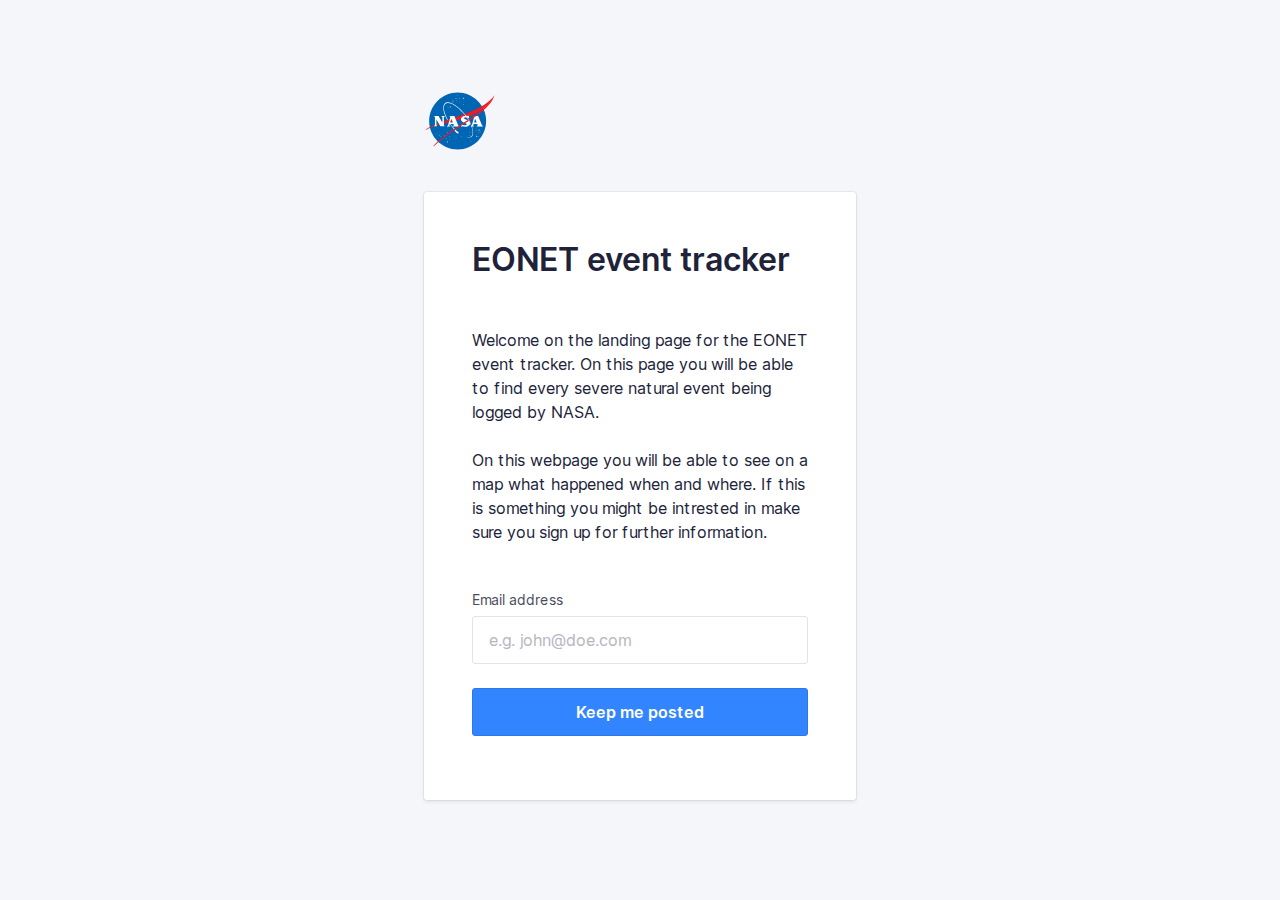
<file: index.html>
<!doctype html>
<html lang="en">
    <head>
        <meta charset="utf-8">
        <meta http-equiv="x-ua-compatible" content="ie=edge">
        <title>Eonet - Event tracker</title>
        <meta name="description" content="This is my HTML5 boilerplate.">
        <meta name="viewport" content="width=device-width, initial-scale=1.0">
        <meta name="msapplication-TileColor" content="#3385FF">
        <meta name="theme-color" content="#3385FF">

        <link rel="apple-touch-icon" sizes="180x180" href="/apple-touch-icon.png">
        <link rel="icon" type="image/png" sizes="32x32" href="/favicon-32x32.png">
        <link rel="icon" type="image/png" sizes="16x16" href="/favicon-16x16.png">
        <link rel="manifest" href="/site.webmanifest">
        <link rel="mask-icon" href="/safari-pinned-tab.svg" color="#5bbad5">
        <meta name="msapplication-TileColor" content="#da532c">
        <meta name="theme-color" content="#ffffff">

        <link rel="stylesheet" href="css/normalize.css">
        <link rel="stylesheet" href="css/screen.css">

        <script src="./script/app.js"></script>
        <script defer src="./script/validation.js"></script>
    </head>
    <body>
        <section class="o-row o-row--lg o-row--login o-row--beta">
            <div class="o-container u-max-width-xs">
                <h1 class = "c-logo">
                    <svg class="c-logo__symbol" x="0px" y="0px" viewBox="0 0 652 652" style="enable-background:new 0 0 652 652;" xml:space="preserve" height= "2em" >
                        <style type="text/css">
                            .st0{fill:#0066B3;}
                            .st1{fill:#FFFFFF;}
                            .st2{fill:#ED1C24;}
                        </style>
                        <g>
                            <g>
                                <path class="st0" d="M562.4,326.6c0,142.4-116.9,257.8-257.8,257.8c-142.4,0-257.8-115.4-257.8-257.8
                                    c0-140.9,115.4-257.9,257.8-257.9C445.5,68.8,562.4,185.7,562.4,326.6z"/>
                                <path class="st1" d="M307.5,92.8c0,1.5-1.5,1.5-1.5,1.5c-1.5,0-3,0-3-1.5c0-1.5,1.5-1.5,3-1.5C306.1,91.3,307.5,91.3,307.5,92.8z"
                                    />
                                <path class="st1" d="M322.5,124.3c0,1.5-1.5,3-3,3c-1.5,0-3-1.5-3-3s1.5-3,3-3C321,121.3,322.5,122.8,322.5,124.3z"/>
                                <path class="st1" d="M360,176.7c0,1.5-1.5,3-3,3c-1.5,0-3-1.5-3-3c0-1.5,1.5-3,3-3C358.5,173.7,360,175.2,360,176.7z"/>
                                <path class="st1" d="M298.6,142.3c0,1.5,0,3-1.5,3c-1.5,0-1.5-1.5-1.5-3s0-1.5,1.5-1.5C298.6,140.8,298.6,140.8,298.6,142.3z"/>
                                <path class="st1" d="M321,154.2c0,1.5,0,3-1.5,3c-1.5,0-1.5-1.5-1.5-3c0-1.5,0-1.5,1.5-1.5C321,152.7,321,152.7,321,154.2z"/>
                                <path class="st1" d="M292.6,121.3c0,1.5-1.5,3-3,3s-3-1.5-3-3c0-1.5,1.5-3,3-3S292.6,119.8,292.6,121.3z"/>
                                <path class="st1" d="M258.1,142.3l-1.5,1.5c-1.5,0-3-1.5-3-1.5c0-1.5,1.5-3,3-3C256.6,139.3,258.1,140.8,258.1,142.3z"/>
                                <path class="st1" d="M264.1,146.7l-1.5,1.5c-1.5,0-3-1.5-3-1.5c0-1.5,1.5-3,3-3C262.6,143.8,264.1,145.2,264.1,146.7z"/>
                                <path class="st1" d="M270.1,149.7c0,1.5,0,3-1.5,3s-3-1.5-3-3c0,0,1.5-1.5,3-1.5S270.1,149.7,270.1,149.7z"/>
                                <path class="st1" d="M261.1,158.7c0,0-1.5,1.5-3,1.5l-1.5-1.5c0-1.5,1.5-3,1.5-3C259.6,155.7,261.1,157.2,261.1,158.7z"/>
                                <path class="st1" d="M211.6,193.2c0,0,0,1.5-1.5,1.5c-1.5,0-1.5-1.5-1.5-1.5c0-1.5,0-3,1.5-3C211.6,190.2,211.6,191.7,211.6,193.2
                                    z"/>
                                <path class="st1" d="M220.6,203.7c0,1.5,0,1.5-1.5,1.5c-1.5,0-1.5,0-1.5-1.5c0-1.5,0-3,1.5-3C220.6,200.7,220.6,202.2,220.6,203.7
                                    z"/>
                                <path class="st1" d="M214.6,380.6c0,1.5-1.5,3-3,3c-1.5,0-1.5-1.5-1.5-3s0-1.5,1.5-1.5C213.1,379.1,214.6,379.1,214.6,380.6z"/>
                                <path class="st1" d="M216.1,430.1c0,1.5-1.5,3-3,3c-1.5,0-3-1.5-3-3s1.5-3,3-3C214.6,427.1,216.1,428.6,216.1,430.1z"/>
                                <path class="st1" d="M187.6,455.6l-1.5,1.5c-1.5,0-3-1.5-3-1.5c0-1.5,1.5-3,3-3C186.1,452.6,187.6,454.1,187.6,455.6z"/>
                                <path class="st1" d="M154.6,464.6c0,1.5-1.5,3-3,3s-3-1.5-3-3c0-1.5,1.5-1.5,3-1.5S154.6,463.1,154.6,464.6z"/>
                                <path class="st1" d="M147.1,442.1c0,1.5-1.5,3-1.5,3c-1.5,0-3-1.5-3-3c0-1.5,1.5-1.5,3-1.5C145.6,440.6,147.1,440.6,147.1,442.1z"
                                    />
                                <path class="st1" d="M144.2,457.1c0,1.5-1.5,1.5-3,1.5s-1.5,0-1.5-1.5s0-3,1.5-3S144.2,455.6,144.2,457.1z"/>
                                <path class="st1" d="M118.7,445.1c0,1.5-1.5,1.5-1.5,1.5c-1.5,0-3,0-3-1.5c0-1.5,1.5-3,3-3C117.2,442.1,118.7,443.6,118.7,445.1z"
                                    />
                                <path class="st1" d="M205.6,485.5c0,1.5-1.5,1.5-1.5,1.5c-1.5,0-3,0-3-1.5c0-1.5,1.5-3,3-3C204.1,482.5,205.6,484,205.6,485.5z"/>
                                <path class="st1" d="M231.1,466.1c0,1.5,0,3-1.5,3c-1.5,0-3-1.5-3-3c0-1.5,1.5-3,3-3C231.1,463.1,231.1,464.6,231.1,466.1z"/>
                                <path class="st1" d="M234.1,490c0,1.5,0,3-1.5,3c-1.5,0-1.5-1.5-1.5-3c0,0,0-1.5,1.5-1.5C234.1,488.5,234.1,490,234.1,490z"/>
                                <path class="st1" d="M342,467.6c0,1.5,0,1.5-1.5,1.5s-3,0-3-1.5c0-1.5,1.5-3,3-3S342,466.1,342,467.6z"/>
                                <path class="st1" d="M292.6,485.5c0,0-1.5,1.5-3,1.5l-1.5-1.5c0-1.5,1.5-3,1.5-3C291.1,482.5,292.6,484,292.6,485.5z"/>
                                <path class="st1" d="M427.5,511c0,0-1.5,1.5-3,1.5L423,511c0-1.5,1.5-3,1.5-3C426,508,427.5,509.5,427.5,511z"/>
                                <path class="st1" d="M438,410.6c0,1.5-1.5,3-3,3c-1.5,0-1.5-1.5-1.5-3c0-1.5,0-1.5,1.5-1.5C436.5,409.1,438,409.1,438,410.6z"/>
                                <path class="st1" d="M417,425.6c0,1.5,0,1.5-1.5,1.5c-1.5,0-3,0-3-1.5c0-1.5,1.5-3,3-3C417,422.6,417,424.1,417,425.6z"/>
                                <path class="st1" d="M438,428.6c0,1.5-1.5,3-3,3c-1.5,0-3-1.5-3-3c0-1.5,1.5-1.5,3-1.5C436.5,427.1,438,427.1,438,428.6z"/>
                                <path class="st1" d="M417,454.1c0,1.5,0,3-1.5,3c-1.5,0-3-1.5-3-3c0-1.5,1.5-1.5,3-1.5C417,452.6,417,452.6,417,454.1z"/>
                                <path class="st1" d="M469.4,397.1c0,1.5,0,1.5-1.5,1.5c-1.5,0-1.5,0-1.5-1.5c0-1.5,0-1.5,1.5-1.5
                                    C469.4,395.6,469.4,395.6,469.4,397.1z"/>
                                <path class="st1" d="M475.4,409.1c0,1.5-1.5,3-3,3c-1.5,0-3-1.5-3-3c0,0,1.5-1.5,3-1.5C473.9,407.6,475.4,409.1,475.4,409.1z"/>
                                <path class="st1" d="M511.4,425.6c0,1.5-1.5,1.5-3,1.5c-1.5,0-3,0-3-1.5c0-1.5,1.5-3,3-3C509.9,422.6,511.4,424.1,511.4,425.6z"/>
                                <path class="st1" d="M473.9,452.6c0,0,0,1.5-1.5,1.5c-1.5,0-1.5-1.5-1.5-1.5c0-1.5,0-3,1.5-3C473.9,449.6,473.9,451.1,473.9,452.6
                                    z"/>
                                <path class="st1" d="M497.9,430.1c0,1.5-1.5,1.5-3,1.5c0,0-1.5,0-1.5-1.5s1.5-1.5,1.5-1.5C496.4,428.6,497.9,428.6,497.9,430.1z"
                                    />
                                <path class="st1" d="M493.4,464.6l-1.5,1.5c-1.5,0-3-1.5-3-1.5c0-1.5,1.5-3,3-3C491.9,461.6,493.4,463.1,493.4,464.6z"/>
                                <path class="st1" d="M352.5,118.3c0-1.5,1.5-1.5,3-3c0-4.5,0-4.5,0-4.5c1.5,4.5,1.5,4.5,1.5,4.5c1.5,1.5,3,1.5,3,3
                                    c6,1.5,6,1.5,6,1.5c-6,1.5-6,1.5-6,1.5s-1.5,1.5-3,1.5c-1.5,6-1.5,6-1.5,6c0-6,0-6,0-6c-1.5,0-3-1.5-3-3c-4.5,0-4.5,0-4.5,0
                                    C352.5,118.3,352.5,118.3,352.5,118.3z"/>
                                <path class="st1" d="M207.1,515.5c1.5-1.5,1.5-3,3-3c1.5-6,1.5-6,1.5-6c1.5,6,1.5,6,1.5,6s1.5,1.5,1.5,3c6,0,6,0,6,0
                                    c-6,1.5-6,1.5-6,1.5c0,1.5-1.5,1.5-3,3c0,4.5,0,4.5,0,4.5c-1.5-4.5-1.5-4.5-1.5-4.5c-1.5-1.5-1.5-1.5-3-3
                                    c-4.5-1.5-4.5-1.5-4.5-1.5C207.1,515.5,207.1,515.5,207.1,515.5z"/>
                                <path class="st1" d="M473.9,463.1c0,0,1.5-1.5,3-1.5c1.5-6,1.5-6,1.5-6c0,6,0,6,0,6c1.5,0,3,1.5,3,3c6,0,6,0,6,0
                                    c-6,1.5-6,1.5-6,1.5c0,1.5-1.5,1.5-3,3c0,4.5,0,4.5,0,4.5c-1.5-6-1.5-6-1.5-6c-1.5,0-3,0-3-1.5c-4.5-1.5-4.5-1.5-4.5-1.5
                                    C473.9,463.1,473.9,463.1,473.9,463.1z"/>
                                <path class="st1" d="M494.9,406.1c1.5,0,1.5-1.5,3-1.5c1.5-6,1.5-6,1.5-6c0,6,0,6,0,6c1.5,0,3,1.5,3,3c6,0,6,0,6,0
                                    c-6,1.5-6,1.5-6,1.5c0,1.5-1.5,1.5-3,3c0,4.5,0,4.5,0,4.5c-1.5-6-1.5-6-1.5-6c-1.5,0-3,0-3-1.5c-4.5-1.5-4.5-1.5-4.5-1.5
                                    C494.9,406.1,494.9,406.1,494.9,406.1z"/>
                                <path class="st1" d="M234.1,196.2c0-1.5,1.5-1.5,3-3c0-4.5,0-4.5,0-4.5c1.5,4.5,1.5,4.5,1.5,4.5c1.5,1.5,1.5,1.5,3,3
                                    c4.5,1.5,4.5,1.5,4.5,1.5c-6,0-6,0-6,0c0,1.5,0,3-1.5,3c-1.5,6-1.5,6-1.5,6c-1.5-6-1.5-6-1.5-6s-1.5-1.5-1.5-3c-6,0-6,0-6,0
                                    C234.1,196.2,234.1,196.2,234.1,196.2z"/>
                                <path class="st1" d="M216.1,316.2c19.5,33,42,58.5,60,81c15,21,46.5,31.5,36,40.5c-12,10.5-42-37.5-42-37.5
                                    c-19.5-24-39-49.5-58.5-82.5C216.1,316.2,216.1,316.2,216.1,316.2z"/>
                                <path class="st2" d="M15.2,403.1c91.4-60,253.3-98.9,385.3-151.4c100.4-40.5,188.9-90,238.3-158.9
                                    C515.9,340.1,177.1,311.6,21.2,406.1C15.2,403.1,15.2,403.1,15.2,403.1z"/>
                                <path class="st1" d="M229.6,280.2h45l34.5,84l10.5,10.5h-60l10.5-10.5l-3-10.5h-34.5l-3,12l7.5,9h-30l10.5-10.5l21-73.4
                                    L229.6,280.2z M261.1,338.6l-13.5-33l-10.5,33H261.1z"/>
                                <path class="st1" d="M444,280.2h46.5l34.5,84l10.5,10.5h-60l10.5-10.5l-3-10.5h-34.5l-3,12l7.5,9h-30l10.5-10.5l21-73.4L444,280.2
                                    z M476.9,338.6l-13.5-33l-10.5,33H476.9z"/>
                                <path class="st1" d="M166.6,338.6c0-3,0-48,0-48c-9-10.5-9-10.5-9-10.5c31.5,0,31.5,0,31.5,0c-9,10.5-9,10.5-9,10.5
                                    c0,73.4,0,73.4,0,73.4c10.5,10.5,10.5,10.5,10.5,10.5c-42,0-42,0-42,0c-36-61.5-36-61.5-36-61.5c0,3,0,51,0,51
                                    c9,10.5,9,10.5,9,10.5c-33,0-33,0-33,0c10.5-10.5,10.5-10.5,10.5-10.5c0-73.4,0-73.4,0-73.4c-9-10.5-9-10.5-9-10.5c42,0,42,0,42,0
                                    C166.6,338.6,166.6,338.6,166.6,338.6z"/>
                                <path class="st1" d="M408,304.2c-1.5-28.5-1.5-28.5-1.5-28.5c-9,6-9,6-9,6c-13.5-4.5-30-4.5-42,1.5c-10.5,4.5-22.5,15-21,30
                                    c1.5,15,13.5,21,24,25.5c13.5,6,28.5,9,28.5,16.5c0,6-9,9-15,9c-6,0-27-1.5-37.5-13.5c3,30,3,30,3,30c10.5-7.5,10.5-7.5,10.5-7.5
                                    c13.5,4.5,30,6,45,1.5c15-4.5,30-16.5,21-39c-3-9-13.5-15-19.5-18c-6-1.5-22.5-9-27-10.5c-6-3-6-13.5,7.5-15
                                    C387,290.7,405,301.2,408,304.2z"/>
                                <path class="st2" d="M87.2,548.5C271.6,359.6,547.4,272.7,638.9,92.8C583.4,268.2,288.1,364.1,85.7,557.5
                                    C87.2,548.5,87.2,548.5,87.2,548.5z"/>
                                <path class="st1" d="M211.6,317.7c-1.5-3-4.5-7.5-6-10.5c-49.5-89.9-42-179.9,46.5-140.9c76.4,34.5,148.4,127.4,176.9,194.9
                                    c13.5,30,49.5,151.4-66,101.9l0,0c109.4,45,90-69,31.5-157.4c-33-49.5-76.4-91.5-103.4-110.9c-91.5-66-146.9-25.5-84,104.9
                                    c3,6,6,10.5,9,16.5C211.6,317.7,211.6,317.7,211.6,317.7z"/>
                            </g>
                        </g>
                    </svg>

                </h1>
                <form class="c-card" action="#">
                    <div class="c-card__body">
                       
                        <h2 class="c-card__title">
                            EONET event tracker
                        </h2>
                        <div class = "o-section">
                            <p>
                                Welcome on the landing page for the EONET event tracker. On this page you will be able to find every severe natural event being logged by NASA.
                            </p>
                            <p>
                                On this webpage you will be able to see on a map what happened when and where. If this is something you might be intrested in make sure you sign up for further information.
                            </p>
                        </div>
                        <div class="o-section">
                            <p class="c-form-field js-email-field">
                                <label class="c-label js-email-label" for="username">
                                    Email address
                                    <span class="c-label__error-message js-email-error-message">
                                        This field is required
                                    </span>
                                </label>
                                <input class="c-input js-email-input js-floating-input" type="email" name="username" id="username" placeholder="e.g. john@doe.com" required>
                            </p>
                        </div>
                        <p class="u-mb-md">
                            <!-- Button -->
                            <button class="o-button-reset c-button js-sign-in-button">Keep me posted</button>
                        </p>
                    </div>
                </form>
            </div>
        </section>
    </body>
</html>
</file>
<file: css/screen.css>
#mapid { 
    height: 35em;
}

.is-invisible{
    opacity: 0;
}

.fade-in{animation:opac 1.5s}@keyframes opac{from{opacity:0} to{opacity:1}}


/*------------------------------------*\
#FONTS
\*------------------------------------*/

@font-face {
    font-family: "Inter Web";
    font-weight: 400;
    src: url("../fonts/Inter-Regular.woff2") format("woff2")
}

@font-face {
    font-family: "Inter Web";
    font-weight: 600;
    src: url("../fonts/Inter-SemiBold.woff2") format("woff2")
}

/*------------------------------------*\
#Variables
\*------------------------------------*/

:root {
    /* Global colors */
    --global-color-alpha-light: #4F95FF;
    --global-color-alpha: #3385FF;
    --global-color-alpha-dark: #2E77E6;
    --global-color-alpha-x-dark: #1B4186;
    --global-color-alpha-transparent: #3385ffbf;
    --global-color-alpha-x-transparent: #3385ff4d;

    --global-color-neutral-xxxx-light: #F5F6FA;
    --global-color-neutral-xxx-light: #E2E3E7;
    --global-color-neutral-xx-light: #caccd4;
    --global-color-neutral-x-light: #b5b6c0;
    --global-color-neutral-light: #a0a1ad;
    --global-color-neutral: #8b8c9a;
    --global-color-neutral-dark: #757787;
    --global-color-neutral-x-dark: #606274;
    --global-color-neutral-xx-dark: #4b4c60;
    --global-color-neutral-xxx-dark: #35374d;
    --global-color-neutral-xxxx-dark: #20223a;
    --global-color-error: #FF3333;
    --global-color-error-transparent: #FF3333bf;
    --global-color-error-x-transparent: #FF33334d;

    /* global page settings */
    --global-page-color: var(--global-color-neutral-xxxx-dark);
    --global-page-backgroundColor: var(--global-color-neutral-xxxx-light);
    --global-selection-backgroundColor: var(--global-color-alpha);

    /* border radius */
    --global-borderRadius: 3px;
    --global-borderWidth: 1px;

    /* transitions */
    --global-transitionEasing-out: ease-out;
    --global-transitionEasing-out-cubic: cubic-bezier(0.22, 0.61, 0.36, 1);
    --global-transitionDuration-alpha: .1s;
    --global-transitionDuration-beta: .2s;
    --global-transitionDuration-gamma: .3s;


     /* Baseline settings */
    --global-baseline: 8px;         
    --global-whitespace: calc(var(--global-baseline) * 3); /* = 24px */

    --global-whitespace-xs: calc(var(--global-baseline) * .5); /* = 4px */
    --global-whitespace-sm: calc(var(--global-baseline) * 1); /*  = 8px */
    --global-whitespace-md: calc(var(--global-baseline) * 2); /*  = 16px */
    --global-whitespace-lg: calc(var(--global-baseline) * 4); /*  = 32px */
    --global-whitespace-xl: calc(var(--global-whitespace) * 2); /*  = 48px */
    --global-whitespace-xxl: calc(var(--global-whitespace) * 3); /*  = 72px */

    /* forms */
    --global-label-color: var(--global-color-neutral-xx-dark);
    --global-placeholder-color: var(--global-color-neutral-x-light);
    --global-input-backgroundColor: White;
    --global-input-color: var(--global-color-neutral-xxxx-dark);
    --global-input-borderColor: var(--global-color-neutral-xxx-light);
    --global-input-hover-borderColor: var(--global-color-neutral-xx-light);
    --global-input-focus-borderColor: var(--global-color-alpha);
    --global-input-error-borderColor: var(--global-color-error);
    --global-input-focus-boxShadowSpread: 0 0 0 3px;
    --global-input-focus-boxShadowColor: var(--global-color-alpha-x-transparent);
    --global-input-error-boxShadowColor: var(--global-color-error-x-transparent);
}

@media (prefers-color-scheme: dark) {
    :root {
        --global-page-color: White;
        --global-page-backgroundColor: var(--global-color-neutral-xxxx-dark);

        --global-label-color: var(--global-color-neutral-xx-light);
        --global-placeholder-color: var(--global-color-neutral-dark);
        --global-input-backgroundColor: var(--global-color-neutral-xxxx-dark);
        --global-input-color: var(--global-color-neutral-xxxx-light);
        --global-input-borderColor: var(--global-input-backgroundColor);
        --global-input-hover-borderColor: var(--global-input-backgroundColor);
        --global-input-focus-borderColor: var(--global-input-backgroundColor);
        --global-input-focus-boxShadowColor: var(--global-color-alpha-transparent);
        --global-input-error-boxShadowColor: var(--global-color-error-transparent);
    }
}

/*------------------------------------*\
#GENERIC
\*------------------------------------*/

/*
    Generic: Page
    ---
    Global page styles + universal box-sizing:
*/

html {
    background-color: var(--global-page-backgroundColor);
    color: var(--global-page-color);
    font-size: 16px;
    line-height: 1.5;
    font-family: "Inter Web", Helvetica, arial, sans-serif;
    box-sizing: border-box;
    -webkit-font-smoothing: antialiased;
    -moz-osx-font-smoothing: grayscale;
}

*,
*:before,
*:after {
    box-sizing: inherit;
}

/*
* Remove text-shadow in selection highlight:
* https://twitter.com/miketaylr/status/12228805301
*
* Customize the background color to match your design.
*/

::-moz-selection {
    background: var(--global-selection-backgroundColor);
    color: white;
    text-shadow: none;
}

::selection {
    background: var(--global-selection-backgroundColor);
    color: white;
    text-shadow: none;
}

/*------------------------------------*\
#Elements
\*------------------------------------*/

/*
Elements: Images
---
Default markup for images to make them responsive
*/

img {
    max-width: 100%;
    vertical-align: top;
}

/*
    Elements: typography
    ---
    Default markup for typographic elements
*/

h1,
h2,
h3 {
    font-weight: 700;
}

h1 {
    font-size: 36px;
    line-height: calc(var(--global-baseline) * 6);
    margin: 0 0 var(--global-whitespace);
}

h2 {
    font-size: 32px;
    line-height: calc(var(--global-baseline) * 5);
    margin: 0 0 var(--global-whitespace);
}

h3 {
    font-size: 26px;
    line-height: calc(var(--global-baseline) * 4);
    margin: 0 0 var(--global-whitespace);
}

h4,
h5,
h6 {
    font-size: 16px;
    font-weight: 600;
    line-height: calc(var(--global-baseline) * 3);
    margin: 0 0 var(--global-whitespace);
}

p,
ol,
ul,
dl,
table,
address,
figure {
    margin: 0 0 var(--global-whitespace);
}

ul,
ol {
    padding-left: var(--global-whitespace);
}

li ul,
li ol {
    margin-bottom: 0;
}

blockquote {
    font-style: normal;
    font-size: 23px;
    line-height: calc(var(--global-baseline) * 6);
    margin: 0 0 var(--global-whitespace);
}

blockquote * {
    font-size: inherit;
    line-height: inherit;
}

figcaption {
    font-weight: 400;
    font-size: 12px;
    line-height: calc(var(--global-baseline) * 2);
    margin-top: var(--global-whitespace-xxs);
}

hr {
    border: 0;
    height: var(--global-borderWidth);
    background: LightGrey;
    margin: 0 0 var(--global-whitespace);
}

a {
    --link-transition: all var(--global-transitionDuration-alpha) var(--global-transitionEasing-out);
    transition: var(--link-transition);
    color: var(--link-color, var(--global-color-alpha));
    outline-color: var(--link-boxShadowColor);
    outline-width: medium;
    outline-offset: 2px;
}

a:visited {
    color: var(--link-visited-color, var(--global-color-alpha));
}

a:hover {
    color: var(--link-hover-color, var(--global-color-alpha-light));
}

a:active {
    color: var(--link-active-color, var(--global-color-alpha-dark));
}

a:focus {
    color: var(--link-focus-color, var(--global-color-alpha));
}

label,
input {
    display: block;
}

select {
    width: 100%;
}

input::placeholder {
    color: var(--global-placeholder-color);
}

/*------------------------------------*\
#OBJECTS
\*------------------------------------*/

/*
    Objects: Row
    ---
    Creates a horizontal row that stretches the viewport and adds padding around children
*/

.o-row {
    position: relative;
    padding: 24px 24px 0;
}

.o-row--login {
    min-height: 100vh;
    display: flex;
    align-items: center;
}

/* size modifiers */

.o-row--lg {
    padding-top: 48px;
    padding-bottom: 24px;
}

.o-row--xl {
    padding-top: 72px;
    padding-bottom: 48px;
}

@media (min-width: 768px) {
    .o-row {
        padding-left: 48px;
        padding-right: 48px;
    }
}

@media (min-width: 992px) {
    .o-row--xl {
        padding-top: 96px;
        padding-bottom: 72px;
    }
}

/*
    Objects: Container
    ---
    Creates a horizontal container that sets de global max-width
*/

.o-container {
    margin-left: auto;
    margin-right: auto;
    max-width: 79.5em; /* 79.5 * 16px = 1272 */
    width: 100%;
}

/*
    Objects: Row
    ---
    Creates a horizontal row that stretches the viewport and adds padding around children
*/

.o-row {
    position: relative;
    padding: var(--global-whitespace) var(--global-whitespace) 0;
}

.o-row--login {
    min-height: 100vh;
    display: -webkit-flex;
    display: -ms-flex;
    display: flex;
    -ms-align-items: center;
    align-items: center;
}

/* size modifiers */

.o-row--lg {
    padding-top: var(--global-whitespace-lg);
    padding-bottom: var(--global-whitespace);
}

@media (min-width: 768px) {
    .o-row {
        padding-left: var(--global-whitespace-lg);
        padding-right: var(--global-whitespace-lg);
    }
}

/*
    Objects: Container
    ---
    Creates a horizontal container that sets de global max-width
*/

.o-container {
    margin-left: auto;
    margin-right: auto;
    max-width: 79.5em; /* 79.5 * 16px = 1272 */
    width: 100%;
}

/*
    Objects: section
    ---
    Creates vertical whitespace between adjacent sections inside a row
*/

.o-section {
    position: relative;
}

.o-section + .o-section {
    padding-top: var(--global-whitespace);
}

@media (min-width: 768px) {
    .o-section--lg + .o-section--lg,
    .o-section--xl + .o-section--xl {
        padding-top: var(--global-whitespace-lg);
    }
}

@media (min-width: 992px) {
    .o-section--xl + .o-section--xl {
        padding-top: var(--global-whitespace-xxl);
    }
}

/*
    Objects: Layout
    ---
    The layout object provides us with a column-style layout system. This object
    contains the basic structural elements, but classes should be complemented
    with width utilities
*/

.o-layout {
    display: -webkit-flex;
    display: -ms-flexbox;
    display: flex;
    flex-wrap: wrap;
}

.o-layout__item {
    width: 100%;
}

/* gutter modifiers, these affect o-layout__item too */

.o-layout--gutter {
    margin: 0 -12px;
}

.o-layout--gutter > .o-layout__item {
    padding: 0 12px;
}

.o-layout--gutter-sm {
    margin: 0 -6px;
}

.o-layout--gutter-sm > .o-layout__item {
    padding: 0 6px;
}

.o-layout--gutter-lg {
    margin: 0 calc(var(--global-whitespace) * -1);
}

.o-layout--gutter-lg > .o-layout__item {
    padding: 0 var(--global-whitespace);
}

.o-layout--gutter-xl {
    margin: 0 calc(var(--global-whitespace-lg) * -1);
}

.o-layout--gutter-xl > .o-layout__item {
    padding: 0 var(--global-whitespace-lg);
}

/* reverse horizontal row modifier */

.o-layout--row-reverse {
    flex-direction: row-reverse;
}

/* Horizontal alignment modifiers*/

.o-layout--justify-start {
    justify-content: flex-start;
}

.o-layout--justify-end {
    justify-content: flex-end;
}

.o-layout--justify-center {
    justify-content: center;
}

.o-layout--justify-space-around {
    justify-content: space-around;
}

.o-layout--justify-space-evenly {
    justify-content: space-evenly;
}

.o-layout--justify-space-between {
    justify-content: space-between;
}

/* Vertical alignment modifiers */

.o-layout--align-start {
    align-items: flex-start;
}

.o-layout--align-end {
    align-items: flex-end;
}

.o-layout--align-center {
    align-items: center;
}

.o-layout--align-baseline {
    align-items: baseline;
}

/* Vertical alignment modifiers that only work if there is one than one flex item */

.o-layout--align-content-start {
    align-content: start;
}

.o-layout--align-content-end {
    align-content: end;
}

.o-layout--align-content-center {
    align-content: center;
}

.o-layout--align-content-space-around {
    align-content: space-around;
}

.o-layout--align-content-space-between {
    align-content: space-between;
}

/*
    Objects: List
    ---
    Small reusable object to remove default list styling from lists
*/

.o-list {
    list-style: none;
    padding: 0;
}

/*
    Object: Button reset
    ---
    Small button reset object
*/

.o-button-reset {
    border: none;
    margin: 0;
    padding: 0;
    width: auto;
    overflow: visible;
    background: transparent;

    /* inherit font & color from ancestor */
    color: inherit;
    font: inherit;

    /* Normalize `line-height`. Cannot be changed from `normal` in Firefox 4+. */
    line-height: normal;

    /* Corrects font smoothing for webkit */
    -webkit-font-smoothing: inherit;
    -moz-osx-font-smoothing: inherit;

    /* Corrects inability to style clickable `input` types in iOS */
    -webkit-appearance: none;
}

/*
    Object: Hide accessible
    ---
    Accessibly hide any element
*/


/*------------------------------------*\
#COMPONENTS
\*------------------------------------*/

/*
    Component: Logo
    ---
    Website main logo
*/



/*
    Component: Card
    ---
    Card with box shadow
*/

.c-card {
    --card-borderRadius: var(--global-borderRadius);
    background-color: var(--card-backgroundColor, White);
    margin-bottom: var(--global-whitespace);
    border-radius: var(--card-borderRadius, var(--global-borderRadius));
    box-shadow: 0 0 0 1px rgba(0,0,0, 0.05), 0 2px 4px rgba(0,0,0,.075);
    overflow: hidden;
}

/* Add padding to child for more flexibility */
.c-card__body,
.c-card__footer {
    padding: var(--global-whitespace);
}





/* This allows c-card__body and __footer to have equal padding everywhere */

.c-card__body > *:last-child,
.c-card__footer > *:last-child,
.c-card__body > *:last-child > *:last-child,
.c-card__footer > *:last-child > *:last-child {
    margin-bottom: 0;
}

@media (min-width: 27em) {
    .c-card__body {
        padding: var(--global-whitespace-xl);
    }

    .c-card__title {
        margin-bottom: var(--global-whitespace-xl);
    }
}

@media (prefers-color-scheme: dark) {
    .c-card {
        --card-backgroundColor: var(--global-color-neutral-xxx-dark);
        --card__footer-borderColor: var(--global-color-neutral-xxxx-dark);
    }
}

/*
    Component: Forms
    ---
    Everything form related here
*/

.c-form-field {
    position: relative;
}

.c-form-field--option {
    display: flex;
    align-items: center;
}

/*
    Component: Input
    ---
    Class to put on all input="text" like form inputs
*/

.c-input {
    --input-transition: all var(--global-transitionDuration-alpha) var(--global-transitionEasing-out);
    -webkit-appearance: none;
    -moz-appearance: none;
    appearance: none;
    width: 100%;
    border-radius: var(--input-borderRadius, var(--global-borderRadius));
    border: var(--input-borderWidth, var(--global-borderWidth)) solid var(--input-borderColor, var(--global-input-borderColor));
    background-color: var(--input-backgroundColor, var(--global-input-backgroundColor));
    color: var(--global-input-color);
    font-family: inherit;
    font-size: 16px;
    line-height: calc(var(--global-baseline) * 3);
    padding: calc(var(--global-baseline) * 1.5 - var(--global-borderWidth)) var(--global-whitespace-md);
    outline: none;
    transition: var(--input-transition);
}

.c-input:hover {
    border-color: var(--input-hover-borderColor, var(--global-input-hover-borderColor));
}

.c-input:focus,
.c-input:active {
    border-color: var(--input-focus-borderColor, var(--global-input-focus-borderColor));
    box-shadow: var(--global-input-focus-boxShadowSpread) var(--input-focus-boxShadowColor, var(--global-input-focus-boxShadowColor));
}

/*
Input password with toggle checkbox on top of it needs
more padding on the right to avoid overlap
*/

.c-input--password-with-toggle {
    padding-right: 52px;
}

/* input password with floating label */
/* 
.c-input--with-floating-label:focus {
    box-shadow: 0 0 0 1px var(--global-input-focus-borderColor);
} */

/* option input for checkboxes and radio buttons */

.c-option {
    margin-right: var(--global-whitespace-sm);
}

/*
    Component: Label
    ---
    Class to put on all form labels
*/

.c-label {
    margin-bottom: 0;
    font-size: 14px;
    padding-bottom: var(--global-whitespace-sm);    
    line-height: calc(var(--global-baseline) * 2);
    color: var(--label-color, var(--global-label-color));
}

.c-label--option {
    padding-bottom: 0;
}

.c-label__error-message {
    font-weight: 600;
	float: right;
	display: none;
}

.c-label__error-message.is-visible {
	display: block;
}

.c-label--floating {
    position: absolute;
    top: calc(var(--global-baseline) * 1.5);
    left: var(--global-whitespace-sm);
    padding: var(--global-whitespace-xs)  var(--global-whitespace-sm);
    background-color: var(--label--floating-backgroundColor, var(--global-input-backgroundColor));
    transition: transform var(--global-transitionDuration-alpha) var(--global-transitionEasing-out);
    z-index: 1;
    border-radius: var(--global-borderRadius);
}

.is-floating,
.c-form-field:focus-within .c-label--floating {
    transform: translateY(calc(var(--global-baseline) * -3))
}

@media (prefers-color-scheme: dark) {
    /* .c-label--floating {
        --label--floating-backgroundColor: transparent;
    } */
}

/*
    Component: Button
    ---
    Class to put on form buttons or
*/

.c-button {
    font-size: 16px;
    font-weight: 600;
    border-radius: var(--button-borderRadius, var(--global-borderRadius));
    border: var(--button-borderWidth, var(--global-borderWidth)) solid var(--button-borderColor, var(--global-color-alpha-dark));
    background-color: var(--button-backgroundColor, var(--global-color-alpha));
    color: #fff;
    padding: calc(var(--global-baseline) * 1.5 - var(--button-borderWidth, var(--global-borderWidth))) var(--global-whitespace-md);
    line-height: calc(var(--global-baseline) * 3);
    width: 100%;
    outline: none;
    box-shadow: var(--button-boxShadow, 0);
    transition: all var(--global-transitionDuration-alpha) var(--global-transitionEasing-out);
}

.c-button:hover {
    border-color: var(--button-hover-borderColor, var(--global-color-alpha-dark));
    background-color: var(--button-hover-backgroundColor, var(--global-color-alpha-light));
}

.c-button:focus {
    background-color: var(--button-focus-backgroundColor, var(--global-color-alpha));
    border-color: var(--button-focus-borderColor, var(--global-color-alpha-dark));
    box-shadow: var(--global-input-focus-boxShadowSpread) var(--button-focus-boxShadowColor, var(--global-input-focus-boxShadowColor));
}

.c-button:active {
    background-color: var(--button-active-backgroundColor, var(--global-color-alpha-dark));
    border-color: var(--button-active-borderColor, var(--global-color-alpha-dark));
    box-shadow: var(--button-active-boxShadow, 0);
}

@media (prefers-color-scheme: dark) {
    .c-button {
        --button-borderColor: var(--global-color-alpha);
        --button-hover-borderColor: var(--global-color-alpha-light);
        --button-active-borderColor: var(--global-color-alpha-dark);
        --button-focus-borderColor: var(--global-color-alpha-x-dark);
    }
}

/*
    Component: Option list
    ---

*/

.c-option-list {
    margin-bottom: var(--global-whitespace-lg);
}

.c-option-list__item {
    margin-bottom: calc(var(--global-baseline) * 1.5);
}

/*
    Custom option
    ---
    Custom checkboxes & radio buttons
*/

/* Hide the actual input with the class .o-hide-accessible */

.c-custom-option {
    --custom-option-background: var(--global-input-backgroundColor);
    --custom-option-borderRadius: var(--global-borderRadius);
    --custom-option-borderColor: var(--global-input-borderColor);
    --custom-option-hover-borderColor: var(--global-input-hover-borderColor);
    --custom-option-focus-borderColor: var(--global-input-focus-borderColor);
    --custom-option-focus-boxShadowColor: var(--global-input-focus-boxShadowColor);
    --custom-option-focus-boxShadow: var(--global-input-focus-boxShadowSpread) var(--custom-option-focus-boxShadowColor);
    --custom-option__symbol-fill: var(--global-color-alpha);
    --custom-option-transition: var(--global-transitionDuration-alpha) var(--global-transitionEasing-out);
    display: flex;
    align-items: center;
}

.c-custom-option__fake-input {
    display: flex;
    align-items: center;
    justify-content: center;
    width: 16px;
    height: 16px;
    margin-right: 8px;
    background: var(--custom-option-background);
    border: 1px solid var(--custom-option-borderColor);
    transition: all var(--custom-option-transition);
    box-shadow: var(--custom-option-boxShadow, 0);
}

.c-custom-option__fake-input--checkbox {
    border-radius: var(--custom-option-borderRadius);
}

.c-custom-option__fake-input--radio {
    border-radius: 100%;
}

.c-custom-option__symbol {
    display: block;
    opacity: 0; /* Hide the symbol initially */
    transform: scale(.5);
    transition: transform var(--custom-option-transition), opacity var(--custom-option-transition);
}

.c-custom-option__fake-input--checkbox .c-custom-option__symbol {
    width: 10px;
    height: 10px;
    fill: var(--custom-option__symbol-fill);
}

.c-custom-option__fake-input--radio .c-custom-option__symbol {
    background-color: var(--custom-option__symbol-fill);
    border-radius: 100%;
    width: 6px;
    height: 6px;
}

/* hover state */

.c-custom-option:hover {
    --custom-option-borderColor: var(--custom-option-hover-borderColor);
}

/* focused and active state */

.c-option--hidden:focus + .c-custom-option,
.c-option--hidden:active + .c-custom-option {
    --custom-option-borderColor: var(--custom-option-focus-borderColor);
    --custom-option-boxShadow: var(--custom-option-focus-boxShadow);
}

/* checked state */

.c-option--hidden:checked + .c-custom-option .c-custom-option__symbol {
    opacity: 1; /* Show the symbol when the invisible checkbox/radio button is checked */
    transform: scale(1);
}

/*
    Component: Custom Toggle
    ---
    Visually change a checkbox into a toggle
*/

.c-custom-toggle-list {
    --toggle-list-borderColor: var(--global-color-neutral-xxx-light);
    margin-bottom: 24px;
}

.c-custom-toggle-list__item {
    margin-bottom: 12px;
}

.c-custom-toggle-list__item + .c-custom-toggle-list__item {
    padding-top: 12px;
    border-top: 1px solid var(--toggle-list-borderColor);
}

.c-custom-toggle {
    --toggle-backgroundColor: var(--global-color-neutral-xxxx-light);
    --toggle-borderColor: var(--global-input-borderColor);
    --toggle-focus-borderColor: var(--global-input-focus-borderColor);
    --toggle-checked-borderColor: var(--global-color-alpha-dark);
    --toggle-checked-backgroundColor: var(--global-color-alpha);
    --toggle-focus-boxShadow: var(--global-input-focus-boxShadowSpread) var(--global-input-focus-boxShadowColor);
    --toggle-transition: all var(--global-transitionDuration-alpha) var(--global-transitionEasing-out);
    --toggle__switch-backgroundColor: White;
    --toggle__switch-checked-backgroundColor: White;
    --toggle__switch-transition: all var(--global-transitionDuration-alpha) var(--global-transitionEasing-out);
    display: flex;
    align-items: center;
}

.c-custom-toggle--inverted {
    flex-direction: row-reverse;
    justify-content: space-between;
}

.c-custom-toggle__fake-input {
    display: block;
    height: 24px;
    width: 48px;
    margin-right: 16px;
    background-color: var(--toggle-backgroundColor);
    border-radius: 32px;
    border: 1px solid var(--toggle-borderColor);
    transition: var(--toggle-transition);
    box-shadow: var(--toggle-boxShadow, 0);
}

.c-custom-toggle--inverted .c-custom-toggle__fake-input {
    margin-right: 0;
}

.c-custom-toggle__fake-input::after {
    position: relative;
    display: block;
    content: '';
    height: 22px;
    width: 22px;
    border-radius: 22px;
    box-shadow: 0 1px 3px 1px rgba(0,0,0,.2);
    background-color: var(--toggle__switch-backgroundColor);
    transition: var(--toggle__switch-transition);
}

/* focused and active state */

.c-option--hidden:focus + .c-custom-toggle,
.c-option--hidden:active + .c-custom-toggle {
    --toggle-borderColor: var(--toggle-focus-borderColor);
    --toggle-boxShadow: var(--toggle-focus-boxShadow);
}

/* checked state */

.c-option--hidden:checked + .c-custom-toggle {
    --toggle-backgroundColor: var(--toggle-checked-backgroundColor);
    --toggle-borderColor: var(--toggle-checked-borderColor);
    --toggle__switch-backgroundColor: var(--toggle__switch-checked-backgroundColor);
}

.c-option--hidden:checked + .c-custom-toggle .c-custom-toggle__fake-input::after {
    transform: translate(24px,0);
}

/* special active state */

.c-option--hidden:active + .c-custom-toggle .c-custom-toggle__fake-input::after {
    width: 28px;
}

.c-option--hidden:active:checked + .c-custom-toggle .c-custom-toggle__fake-input::after {
    margin-left: -6px;
}

@media (prefers-color-scheme: dark) {
    .c-custom-toggle-list {
        --toggle-list-borderColor: var(--global-color-neutral-xx-dark);
    }

    .c-custom-toggle {
        --toggle-backgroundColor: var(--global-input-backgroundColor);
        --toggle-checked-borderColor: var(--toggle-checked-backgroundColor);
        --toggle-focus-boxShadow: 0 0 0 1px var(--global-color-neutral-xxxx-dark), var(--global-input-focus-boxShadowSpread) var(--global-input-focus-boxShadowColor);
        --toggle__switch-backgroundColor: var(--global-color-neutral-dark);
        --toggle__switch-checked-backgroundColor: White;
    }
}

/*
    Component: Custom Select
    ---
    Custom select dropdown
*/


.c-custom-select {
    display: block;
    position: relative;
}

.c-custom-select__symbol {
    width: 24px;
    height: 24px;
    position: absolute;
    top: 12px;
    right: 12px;
    pointer-events: none;
    fill: var(--global-color-neutral-x-light);
}

/*
    Component: Password Toggle
    ---
    Password toggle custom checkbox
*/

.c-password-toggle-container {
    position: relative;
    display: block;
}

.c-password-toggle {
    --password-toggle__symbol-fill: var(--global-color-neutral-x-light);
    position: absolute;
    top: 0;
    right: 0;
    bottom: 0;
    display: block;
}

.c-password-toggle__label {
    display: flex;
    align-items: center;
    /* top: 0;
    right: 0;
    bottom: 0;
    position: absolute; */
    /* padding: 0 16px; */
    padding: 14px 16px;
}

.c-password-toggle__symbol {
    display: block;
    width: 20px;
    height: 20px;
    fill: var(--password-toggle__symbol-fill);
}

.c-password-toggle__symbol--hide {
    display: none;
}

.c-password-toggle__checkbox:checked + .c-password-toggle__label .c-password-toggle__symbol--hide {
    display: block;
}

.c-password-toggle__checkbox:checked + .c-password-toggle__label .c-password-toggle__symbol--show {
    display: none;
}

@media (prefers-color-scheme: dark) {
    .c-password-toggle {
        --password-toggle__symbol-fill: var(--global-color-neutral-x-dark);
    }
}

/* tent */

.c-tent {
    --tent__icon-size: calc(var(--global-baseline) * 10);
    --tent-borderRadius: calc(var(--global-borderRadius) * 2);
    --tent-transition: var(--global-transitionDuration-gamma) var(--global-transitionEasing-out-cubic);
    position: relative;
    display: flex;
    flex-direction: column;
    justify-content: center;
    align-items: center;
    text-decoration: none;
    transition: transform var(--tent-transition);
    transform: var(--tent-transform, none);
}

/* shadows are made with before and after for performance */

.c-tent::before,
.c-tent::after {
    content: "";
    position: absolute;
    top: 0;
    right: 0;
    bottom: 0;
    left: 0;
    transition: opacity var(--tent-transition);
    pointer-events: none;
    border-radius: var(--tent-borderRadius);
}

.c-tent::before {
    box-shadow: 0 6px 12px -2px rgba(0,0,0,.125), 0 3px 7px -3px rgba(0,0,0,.2);
    opacity: var(--tent__before-opacity, 1);
}

.c-tent::after {
    box-shadow: 0 50px 100px -20px rgba(0,0,0,.25), 0 30px 60px -30px rgba(0,0,0,.3), 0 -18px 60px -10px rgba(0,0,0,.025);
    opacity: var(--tent__after-opacity, 0);
}

.c-tent__body {
    border-radius: var(--tent-borderRadius);
    background-color: var(--tent-backgroundColor, white);
    padding: var(--tent__body-whitespace, calc(var(--tent__icon-size) / 1.25));
    position: relative;
    overflow: hidden;
}

.c-tent__icon-wrapper {
    width: var(--tent__icon-size);
    height: var(--tent__icon-size);
    border-radius: 100%;
    background-color: var(--tent__icon-backgroundColor, white);
    display: flex;
    align-items: center;
    justify-content: center;
    position: absolute;
    top: calc(var(--tent__icon-size) / -2);
    z-index: 10;
    box-shadow: 0 2px 5px rgba(0,0,0,.1), 0 1px 2px rgba(0,0,0,.07);
    transition: transform var(--tent-transition);
    transform: var(--tent__icon-wrapper-transform, none);
}

.c-tent__icon {
    width: calc(var(--tent__icon-size) / 1.75);
    height: calc(var(--tent__icon-size) / 1.75);
}

.c-tent__content {
    color: var(--tent__content-color, var(--global-color-neutral));
    transition: transform var(--tent-transition);
    transform: var(--tent__content-transform, none);
}

.c-tent__content > *:last-child,
.c-tent__content > *:last-child > *:last-child {
    margin-bottom: 0;
}

.c-tent__title {
    font-size: 19px;
    font-weight: normal;
    line-height: calc(var(--global-baseline) * 3);
    margin-bottom: var(--global-whitespace-xs);
    color: var(--tent__title-color, var(--global-page-color));
}

.c-tent__action {
    position: absolute;
    bottom: 0;
    left: 0;
    right: 0;
    text-align: center;
    font-weight: 600;
    padding: calc(var(--tent__icon-size) / 5) var(--global-whitespace);
    /* color: var(--tent__action-color, var(--global-color-alpha)); */
    background-color: var(--tent__action-backgroundColor, var(--global-color-neutral-xxxx-light));
    transform: var(--tent__action-opacity, translateY(calc(var(--tent__icon-size) / 2)));
    transition: all var(--tent-transition);
    opacity: var(--tent__action-opacity, 0);
    text-transform: uppercase;
    letter-spacing: 0.1em;
    font-size: 14px;
}

.c-tent:hover {
    --tent-transform: translateY(calc(var(--global-whitespace-xs) * -1));
    --tent__icon-wrapper-transform: scale(.75);
    --tent__content-transform: translateY(calc(var(--tent__icon-size) / -6));
    --tent__action-transfrom: none;
    --tent__action-opacity: 1;
    --tent__before-opacity: 0;
    --tent__after-opacity: 1;
}

.c-tent:active {
    --tent-transform: none;
}

/*

.c-tent:hover {
    transform: translateY(calc(var(--global-whitespace-xs) * -1));
}

.c-tent:hover .c-tent__icon-wrapper {
    transform: scale(.75);
}

.c-tent:hover .c-tent__content {
    transform: translateY(calc(var(--tent__icon-size) / -6));
}

.c-tent:hover .c-tent__action {
    transform: none;
    opacity: 1;
}


.c-tent:hover::before {
    opacity: 0;
}

.c-tent:hover::after {
    opacity: 1;
}

.c-tent:active {
    transform: none;
}

*/

@media (prefers-color-scheme: dark) {
    .c-tent {
        --tent-backgroundColor: var(--global-color-neutral-xxx-dark);
        --tent__content-color: var(--global-color-neutral-light);
        --tent__icon-backgroundColor: var(--global-color-neutral-xxx-dark);
        --tent__icon-backgroundColor: var(--global-color-alpha-light);
        --tent__action-backgroundColor: var(--global-color-neutral-xx-dark);
        /* --tent__action-color: white; */
    }
}

/* icons */

.c-icon__path--color-1 {
    fill: var(--icon__path-color-1, var(--global-color-alpha-x-transparent));
}

.c-icon__path--color-2 {
    fill: var(--icon__path-color-2, var(--global-color-alpha));
}

@media (prefers-color-scheme: dark) {
    .c-icon {
        --icon__path-color-1: var(--global-color-alpha-dark);
        --icon__path-color-2: white;
    }
}

/* Like button */

.c-like__symbol {
	position: relative;
	width: 24px;
	fill: var( --global-color-neutral-x-light );
	transform: scale(1);
	transition: transform .5s cubic-bezier(0.175, 0.885, 0.32, 2.275);
	will-change: transform;
}

.c-like__input:checked + .c-like__label .c-like__symbol {
	transform: scale(1.1);
	fill: #D80027;
}

/*------------------------------------*\
#States
\*------------------------------------*/

.has-error {
    --label-color: var(--global-color-error);
    --input-borderColor: var(--global-input-error-borderColor);
    --input-hover-borderColor: var(--global-input-error-borderColor);
    --input-focus-borderColor: var(--global-input-error-borderColor);
    --input-focus-boxShadowColor: var(--global-input-error-boxShadowColor);
}

/*------------------------------------*\
#UTILITIES
\*------------------------------------*/

/*
    Utilities: color
    ---
    Utility classes to put specific colors onto elements
*/

.u-color-neutral {
    color: var(--global-color-neutral);
}

.u-color-neutral-dark {
    color: var(--global-color-neutral-dark);
}

/*
    Utilities: spacing
    ---
    Utility classes to put specific margins and paddings onto elements
*/

.u-pt-clear {
    padding-top: 0 !important;
}

.u-mb-clear {
    margin-bottom: 0 !important;
}

.u-mb-xs {
    margin-bottom: 4px !important;
}

.u-mb-sm {
    margin-bottom: 8px !important;
}

.u-mb-md {
    margin-bottom: 16px !important;
}

.u-mb-lg {
    margin-bottom: 32px !important;
}

.u-mb-xl {
    margin-bottom: 48px !important;
}

/*
    Utilities: max-width
    ---
    Utility classes to put specific max widths onto elements
*/

.u-max-width-xs {
    max-width: 27em !important;
}

.u-max-width-sm {
    max-width: 39em !important;
}

.u-max-width-md {
    max-width: 50em !important;
}

.u-max-width-lg {
    max-width: 63.5em !important;
}

.u-max-width-none {
    max-width: none !important;
}


/*
    Utilities: align
    ---
    Utility classes align text or components
*/

.u-align-text-center {
    text-align: center;
}

.u-align-center {
    margin: 0 auto;
}

/*
    Utilities: text
    Utility classes to create smaller or bigger test
*/

.u-text-sm {
    font-size: 14px;
}

/*
    Utility: Widths
    ---
    Utility classes to put specific widths onto elements
    Will be mostly used on o-layout__item
*/

.u-width-auto {
    width: auto !important;
}

.u-1-of-2 {
    width: 50% !important;
}

.u-1-of-3 {
    width: 33.3333333333% !important;
}

.u-2-of-3 {
    width: 66.6666666667% !important;
}

.u-1-of-4 {
    width: 25% !important;
}

.u-3-of-4 {
    width: 75% !important;
}

.u-1-of-5 {
    width: 20% !important;
}

.u-2-of-5 {
    width: 40% !important;
}

.u-3-of-5 {
    width: 60% !important;
}

.u-4-of-5 {
    width: 80% !important;
}

.u-1-of-6 {
    width: 16.6666666667% !important;
}

.u-5-of-6 {
    width: 83.3333333333% !important;
}

@media (min-width: 576px) {
    .u-1-of-2-bp1 {
        width: 50% !important;
    }
    .u-1-of-3-bp1 {
        width: 33.3333333333% !important;
    }
    .u-2-of-3-bp1 {
        width: 66.6666666667% !important;
    }
    .u-1-of-4-bp1 {
        width: 25% !important;
    }
    .u-3-of-4-bp1 {
        width: 75% !important;
    }
    .u-1-of-5-bp1 {
        width: 20% !important;
    }
    .u-2-of-5-bp1 {
        width: 40% !important;
    }
    .u-3-of-5-bp1 {
        width: 60% !important;
    }
    .u-4-of-5-bp1 {
        width: 80% !important;
    }
    .u-1-of-6-bp1 {
        width: 16.6666666667% !important;
    }
    .u-5-of-6-bp1 {
        width: 83.3333333333% !important;
    }
}

@media (min-width: 768px) {
    .u-1-of-2-bp2 {
        width: 50% !important;
    }
    .u-1-of-3-bp2 {
        width: 33.3333333333% !important;
    }
    .u-2-of-3-bp2 {
        width: 66.6666666667% !important;
    }
    .u-1-of-4-bp2 {
        width: 25% !important;
    }
    .u-3-of-4-bp2 {
        width: 75% !important;
    }
    .u-1-of-5-bp2 {
        width: 20% !important;
    }
    .u-2-of-5-bp2 {
        width: 40% !important;
    }
    .u-3-of-5-bp2 {
        width: 60% !important;
    }
    .u-4-of-5-bp2 {
        width: 80% !important;
    }
    .u-1-of-6-bp2 {
        width: 16.6666666667% !important;
    }
    .u-5-of-6-bp2 {
        width: 83.3333333333% !important;
    }
}

@media (min-width: 992px) {
    .u-1-of-2-bp3 {
        width: 50% !important;
    }
    .u-1-of-3-bp3 {
        width: 33.3333333333% !important;
    }
    .u-2-of-3-bp3 {
        width: 66.6666666667% !important;
    }
    .u-1-of-4-bp3 {
        width: 25% !important;
    }
    .u-3-of-4-bp3 {
        width: 75% !important;
    }
    .u-1-of-5-bp3 {
        width: 20% !important;
    }
    .u-2-of-5-bp3 {
        width: 40% !important;
    }
    .u-3-of-5-bp3 {
        width: 60% !important;
    }
    .u-4-of-5-bp3 {
        width: 80% !important;
    }
    .u-1-of-6-bp3 {
        width: 16.6666666667% !important;
    }
    .u-5-of-6-bp3 {
        width: 83.3333333333% !important;
    }
}

@media (min-width: 1200px) {
    .u-1-of-2-bp4 {
        width: 50% !important;
    }
    .u-1-of-3-bp4 {
        width: 33.3333333333% !important;
    }
    .u-2-of-3-bp4 {
        width: 66.6666666667% !important;
    }
    .u-1-of-4-bp4 {
        width: 25% !important;
    }
    .u-3-of-4-bp4 {
        width: 75% !important;
    }
    .u-1-of-5-bp4 {
        width: 20% !important;
    }
    .u-2-of-5-bp4 {
        width: 40% !important;
    }
    .u-3-of-5-bp4 {
        width: 60% !important;
    }
    .u-4-of-5-bp4 {
        width: 80% !important;
    }
    .u-1-of-6-bp4 {
        width: 16.6666666667% !important;
    }
    .u-5-of-6-bp4 {
        width: 83.3333333333% !important;
    }
}

/*------------------------------------*\
#MEDIA
\*------------------------------------*/

/*
    Media Queries
    ---
    EXAMPLE Media Queries for Responsive Design.
    These examples override the primary ('mobile first') styles.
    USE THEM INLINE!
*/

/* Extra small devices (portrait phones, less than 576px)
No media query since this is the default in mobile first design
*/

/* Small devices (landscape phones, 576px and up)
@media (min-width: 576px) {}
*/

/* Medium devices (tablets, 768px and up)
@media (min-width: 768px) {}
*/

/* Large devices (landscape tablets, desktops, 992px and up)
@media (min-width: 992px) {}
*/

/* Extra large devices (large desktops, 1200px and up)
@media (min-width: 1200px) {}
*/

/*
    Print styles.
    ---
    Inlined to avoid the additional HTTP request:
    http://www.phpied.com/delay-loading-your-print-css/
*/

@media print {
    *,
    *:before,
    *:after {
        background: transparent !important;
        color: #000 !important;
        /* Black prints faster:
        http://www.sanbeiji.com/archives/953 */
        box-shadow: none !important;
        text-shadow: none !important;
    }
    a,
    a:visited {
        text-decoration: underline;
    }
    a[href]:after {
        content: " (" attr(href) ")";
    }
    abbr[title]:after {
        content: " (" attr(title) ")";
    }
    /*
    * Don't show links that are fragment identifiers,
    * or use the `javascript:` pseudo protocol
    */
    a[href^="#"]:after,
    a[href^="javascript:"]:after {
        content: "";
    }
    pre {
        white-space: pre-wrap !important;
    }
    pre,
    blockquote {
        border: 1px solid #999;
        page-break-inside: avoid;
    }
    /*
    * Printing Tables:
    * http://css-discuss.incutio.com/wiki/Printing_Tables
    */
    thead {
        display: table-header-group;
    }
    tr,
    img {
        page-break-inside: avoid;
    }
    p,
    h2,
    h3 {
        orphans: 3;
        widows: 3;
    }
    h2,
    h3 {
        page-break-after: avoid;
    }
}
</file>
